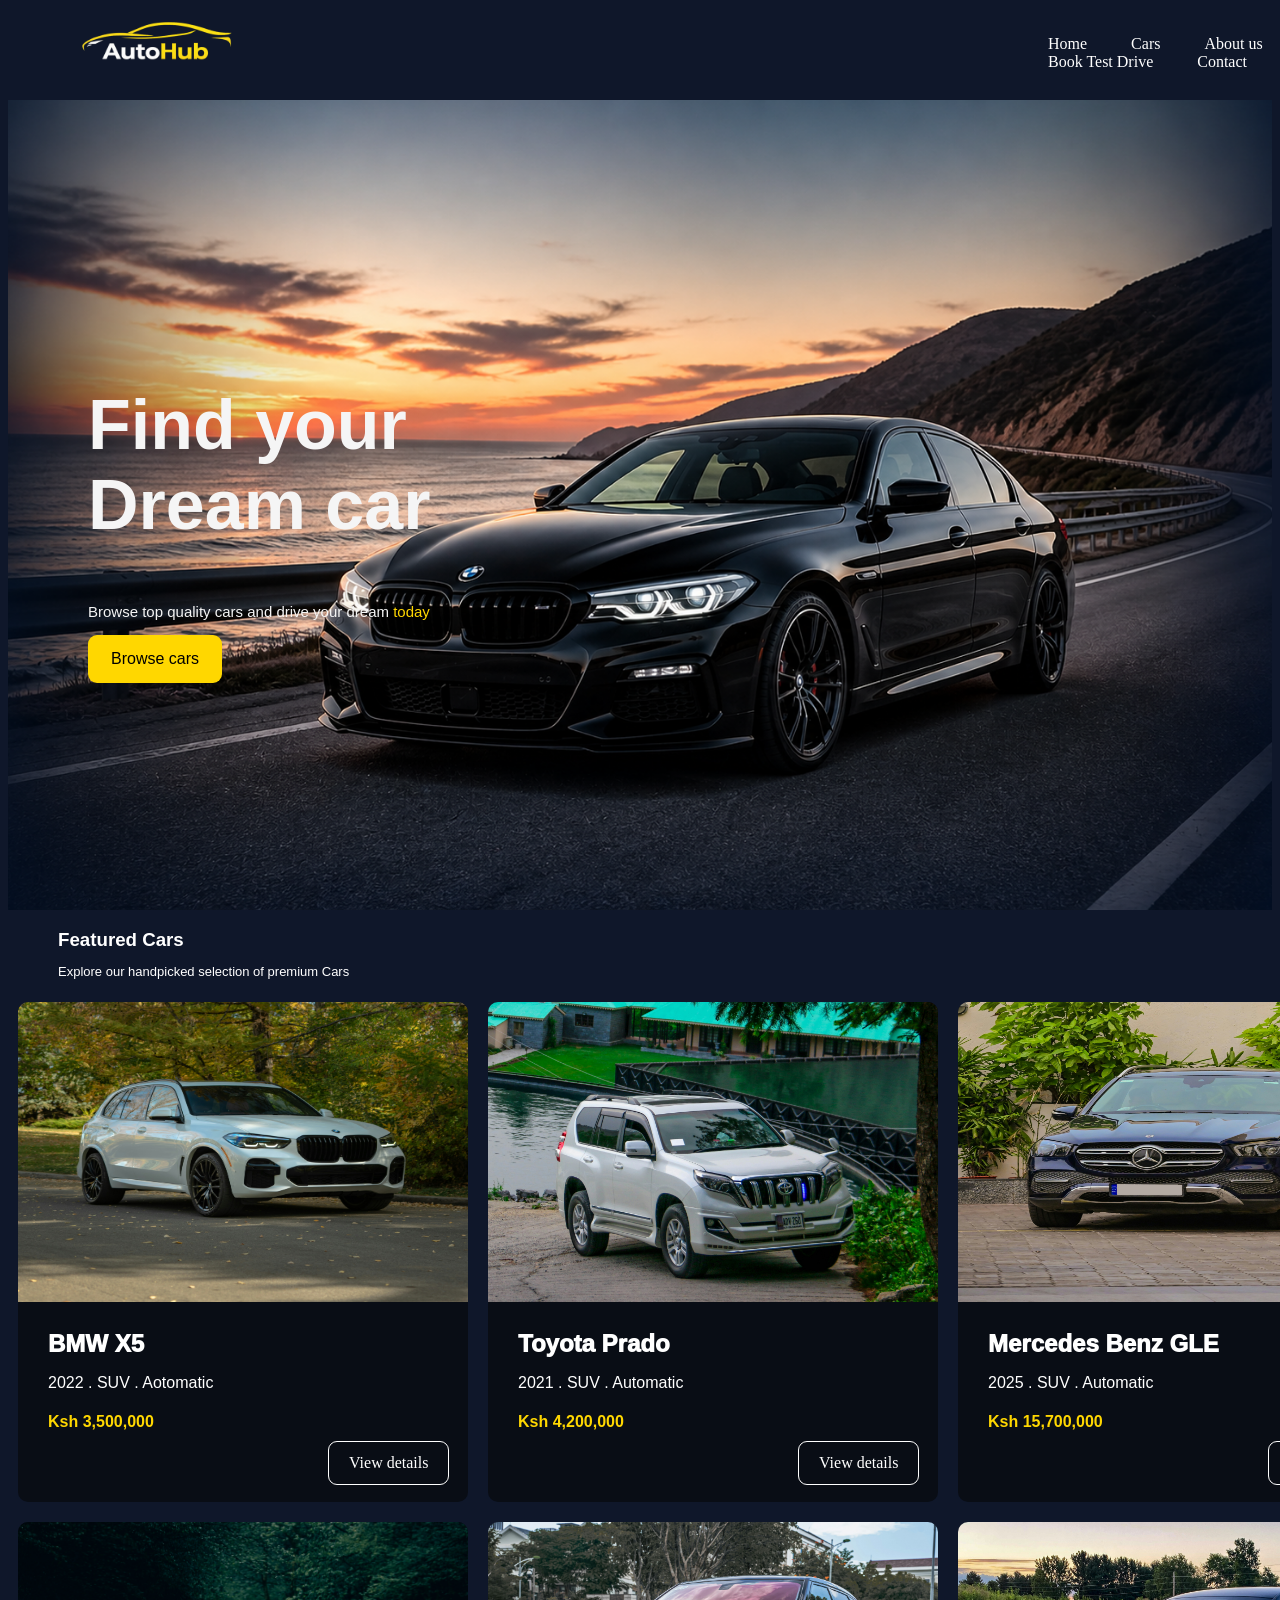
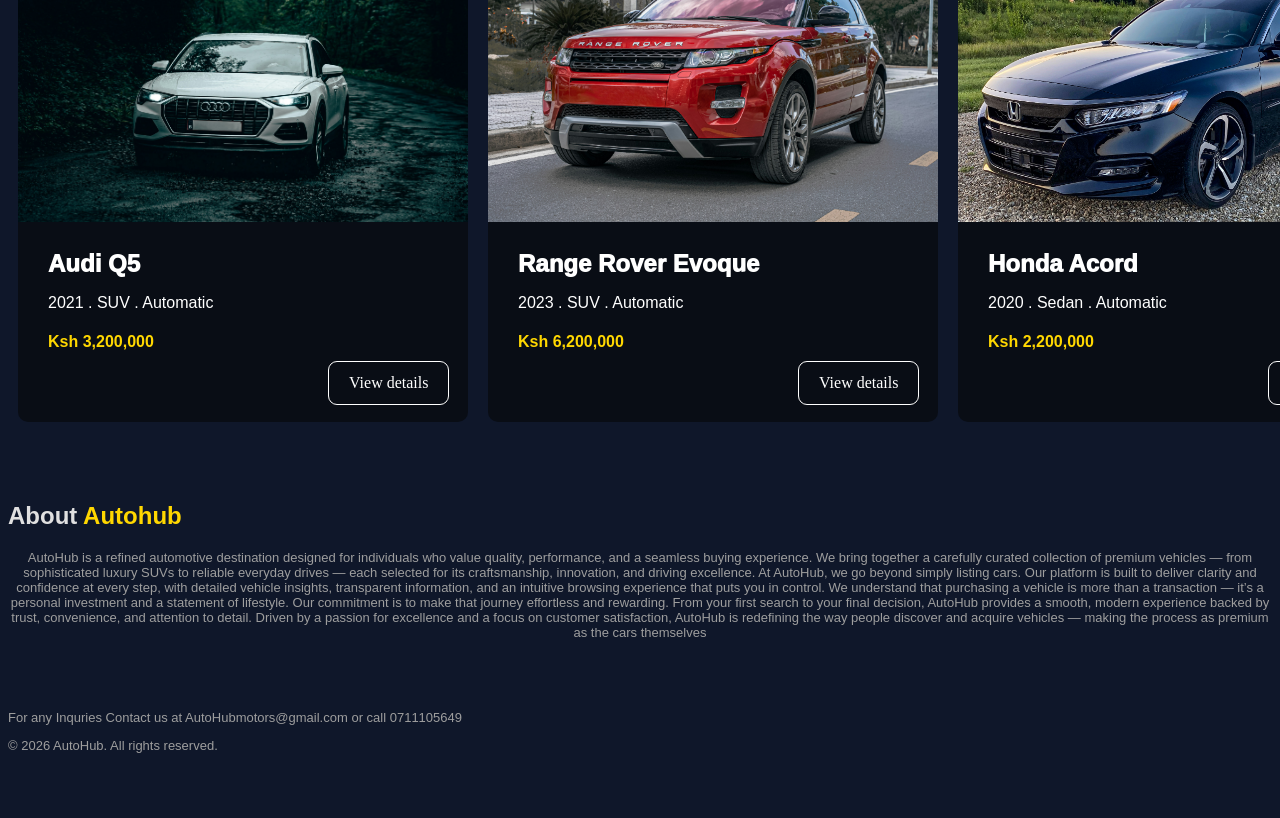
<file: index.html>
<!DOCTYPE html>
<html lang="en">
<head>
    <meta charset="UTF-8">
    <meta name="viewport" content="width=device-width, initial-scale=1.0">
    <title>AUTOHUB MOTORS</title>
    <link rel="stylesheet" href="css /indexstyles.css">
</head>
<body>
    <section>
        <header class="header">
            <h1>
                <img class="logo" src="images/logo.png" alt="images/logo.png">
            </h1>

            <nav>
              <a href="#home">Home</a>
              <a href="#cars">Cars</a>
              <a href="#about">About us</a>
              <a href="booking.html">Book Test Drive</a>
              <a href="#footer">Contact</a>

            </nav>
        </header>
       
    </section>

     <section class="frontpage">
           <div class="text1">
              <h1>
                Find your Dream car
               </h1>
               <p>
                Browse top quality cars and drive your dream <stan style="color: gold;">today</stan>
               </p>
            </div>
            <div class="button1">
                  <a href="#cars">Browse cars</a>

            </div>
        </section>

        <section id="cars">
            <section class="carstext">
              <h1>
                Featured Cars
              </h1>
              <p>
                Explore our handpicked selection of premium Cars
              </p>
            </section>
            <section class="carpics">
              <!-- car 1 -->
              <div>
                  <img src="images/car1.jpg" alt="images/car1.jpg">
                    <h3>
                        BMW X5
                    </h3>
                       <p>
                        2022 . SUV . Aotomatic
                       </p>
                          <h4>
                             Ksh 3,500,000
                           </h4>
                                <a href="details.html" onclick="selectCar(1)">View details</a>
               </div>
               <!-- car 2 -->
               <div>
               <img src="images/car2.jpg" alt="images/car2.jpg">
                  <h3>
                    Toyota Prado
                  </h3>
                      <p>
                        2021 . SUV . Automatic
                      </p>
                         <h4>
                           Ksh 4,200,000
                         </h4>
                                <a href="details.html" onclick="selectCar(2)">View details</a>
               </div>
               <!-- car 3 -->
               <div>
                 <img src="images/car3.jpg" alt="images/car3.jpg"> 
                   <h3>
                     Mercedes Benz GLE
                   </h3>
                      <p>
                        2025 . SUV . Automatic
                      </p>
                         <h4>
                           Ksh 15,700,000
                         </h4>
                                <a href="details.html" onclick="selectCar(3)">View details</a>
               </div>
               <!-- car 4 -->
               <div>
                <img src="images/car4.jpg" alt="images/car4.jpg">
                  <h3>
                    Audi Q5
                  </h3>
                     <p>
                       2021 . SUV . Automatic
                     </p>
                         <h4>
                            Ksh 3,200,000
                         </h4>
                                <a href="details.html" onclick="selectCar(4)">View details</a>
               </div>
               <!-- car 5 -->
               <div>
                <img src="images/car5.jpg" alt="images/car5.jpg">
                  <h3>
                     Range Rover Evoque
                  </h3>
                       <p> 
                        2023 . SUV . Automatic
                       </p>
                          <h4>
                            Ksh 6,200,000
                          </h4>
                                <a href="details.html"onclick="selectCar(5)" >View details</a>
               </div>
               <!-- car 6 -->
               <div>
                   <img src="images/car6.jpg" alt="images/car6.jpg">
                     <h3>
                       Honda Acord
                     </h3>
                         <p>
                          2020 . Sedan . Automatic
                         </p>
                            <h4>
                               Ksh 2,200,000
                            </h4>
                                <a href="details.html" onclick="selectCar(6)">View details</a>
               </div>
            </section>

        </section>
        <section id="about">
           <h2>
            About <stan style="color: gold;">Autohub</stan>
           </h2>
                    <p>
                         AutoHub is a refined automotive destination designed for individuals who value quality, performance, and a seamless buying experience. We bring together a carefully curated collection of premium vehicles — from sophisticated luxury SUVs to reliable everyday drives — each selected for its craftsmanship, innovation, and driving excellence.
                         At AutoHub, we go beyond simply listing cars. Our platform is built to deliver clarity and confidence at every step, with detailed vehicle insights, transparent information, and an intuitive browsing experience that puts you in control. We understand that purchasing a vehicle is more than a transaction — it’s a personal investment and a statement of lifestyle.
                         Our commitment is to make that journey effortless and rewarding. From your first search to your final decision, AutoHub provides a smooth, modern experience backed by trust, convenience, and attention to detail.
                        Driven by a passion for excellence and a focus on customer satisfaction, AutoHub is redefining the way people discover and acquire vehicles — making the process as premium as the cars themselves
                     </p>
         </section>

          <!-- this will be the about section -->
        <footer id="footer">
          <p>
            For any Inquries Contact us at AutoHubmotors@gmail.com or call 0711105649
          </p>
          <p>
            © 2026 AutoHub. All rights reserved.
          </p>

        </footer>
        <script src="javascript/script.js" defer></script>
</body>
</html>
</file>
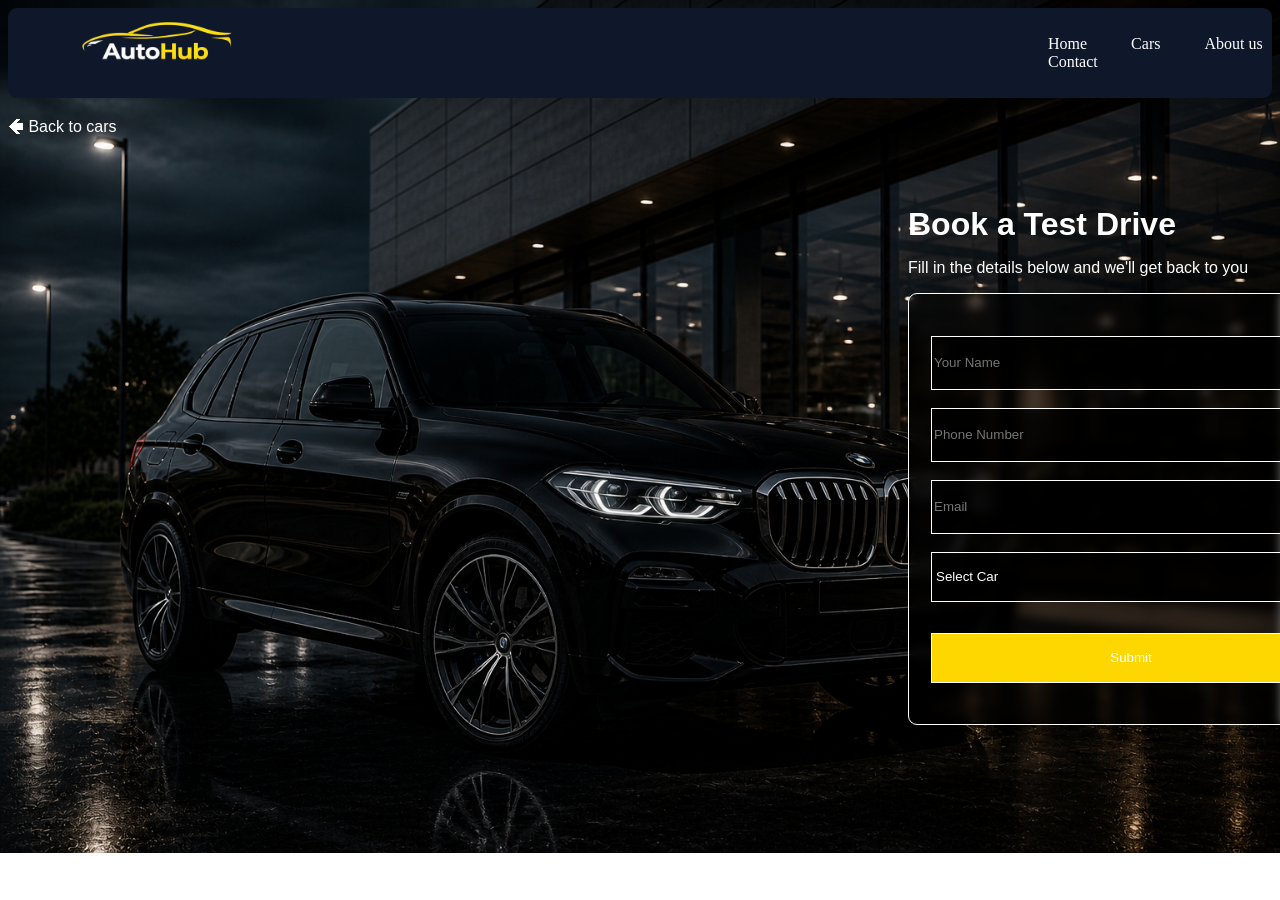
<file: booking.html>
<!DOCTYPE html>
<html lang="en">
<head>
    <meta charset="UTF-8">
    <meta name="viewport" content="width=device-width, initial-scale=1.0">
    <title>Book a Testdrive</title>
    <link rel="stylesheet" href="css /bookingstyles.css">
</head>
<body>
     <section>
        <header class="header">
            <h1>
                <img class="logo" src="images/logo.png" alt="images/logo.png">
            </h1>

            <nav>
              <a href="index.html">Home</a>
              <a href="index.html#cars">Cars</a>
              <a href="index.html#about">About us</a>
              <a href="index.html#footer">Contact</a>

            </nav>
        </header>
         <section class="backtocars">
           <a href="index.html#cars">  🢀 Back to cars </a>
         </section>


          <section class="textsec">
              <h2>
                Book a Test Drive
              </h2>
                 <p>
                    Fill in the details below and we'll get back to you
                 </p>
            
          </section> 

         <section class="formsec">
             <form id="bookingform">
                 <input type="text" id="name" placeholder="Your Name"><br><br>
                 <input type="number" id="phone" placeholder="Phone Number"><br><br>
                 <input type="email" id="email" placeholder="Email"><br><br>

                              <select id="car">
                                     <option value="">Select Car</option>
                                     <option>BMW X5</option>
                                    <option>Toyota Prado</option>
                                    <option>Mercedes Benz GLE</option>
                                    <option>Audi Q5</option>
                                    <option>Range Rover Evoque</option>
                                    <option>Honda Acord</option>
                               </select><br><br>
                             <p id="error"></p>
                         <button id="submit" type="submit">Submit</button>
                


             </form>


         </section>


    <script src="javascript/script.js" defer></script>
</body>
</html>
</file>
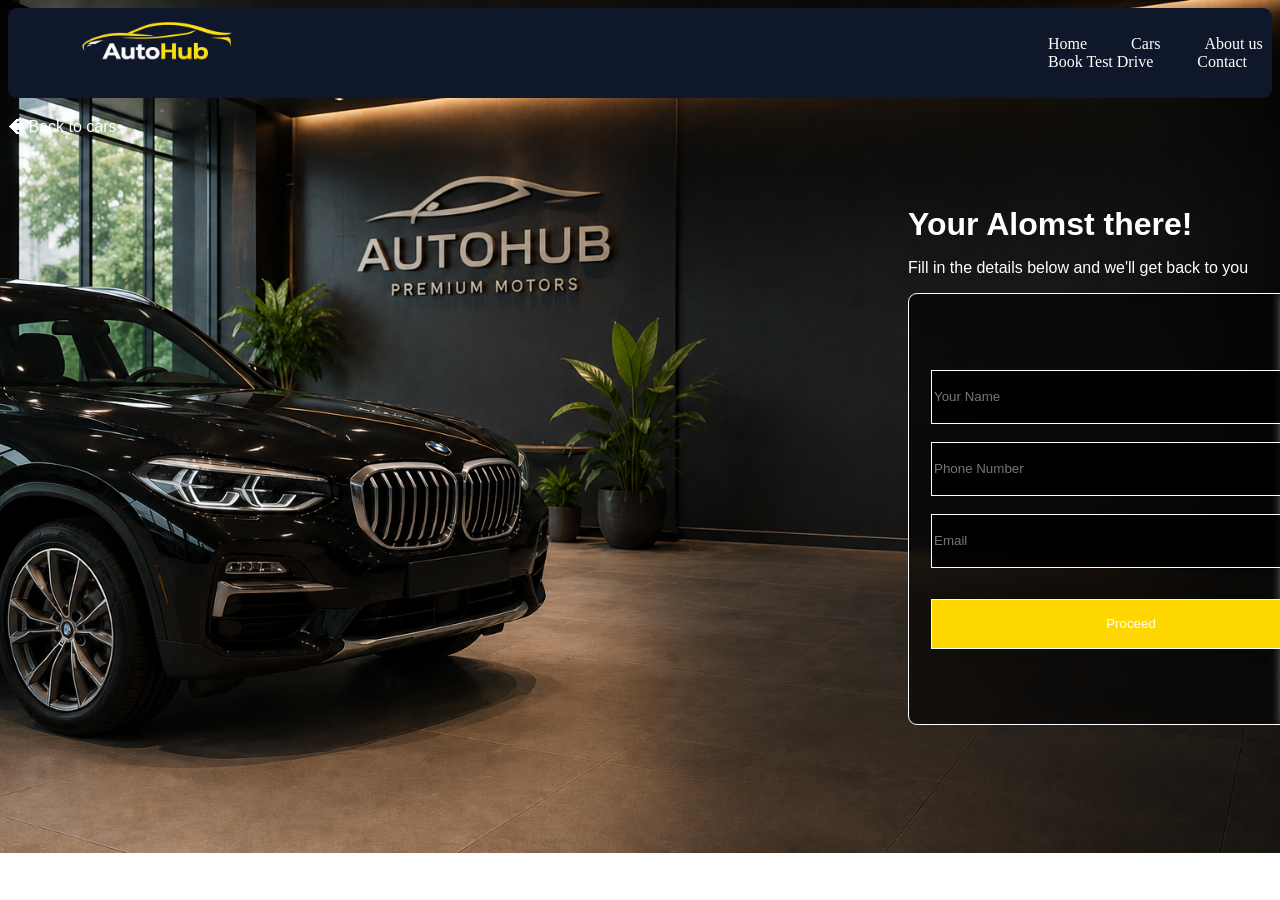
<file: buycarform.html>
<!DOCTYPE html>
<html lang="en">
<head>
    <meta charset="UTF-8">
    <meta name="viewport" content="width=device-width, initial-scale=1.0">
    <title>Buy Your Dream Car</title>
    <link rel="stylesheet" href="css /buycarform.css">
</head>
<body>
    <section>
        <header class="header">
            <h1>
                <img class="logo" src="images/logo.png" alt="images/logo.png">
            </h1>

            <nav>
              <a href="index.html">Home</a>
              <a href="index.html#cars">Cars</a>
              <a href="index.html#about">About us</a>
              <a href="booking.html">Book Test Drive</a>
              <a href="index.html#footer">Contact</a>

            </nav>
        </header>
         <section class="backtocars">
           <a href="index.html#cars">  🢀 Back to cars </a>
         </section>


          <section class="textsec">
              <h2>
                Your Alomst there!
              </h2>
                 <p>
                    Fill in the details below and we'll get back to you
                 </p>
            
          </section> 

         <section class="formsec">
            <!-- the application form -->
             <form id="bookingform">
                 <input type="text" id="name" placeholder="Your Name"><br><br>
                 <input type="number" id="phone" placeholder="Phone Number"><br><br>
                 <input type="email" id="email" placeholder="Email"><br><br>
                 <p id="error"></p>
                 <button id="submit" type="submit">Proceed</button>
            </form>


         </section>
    <script src="javascript/buycar.js" defer></script>
</body>
</html>
</file>
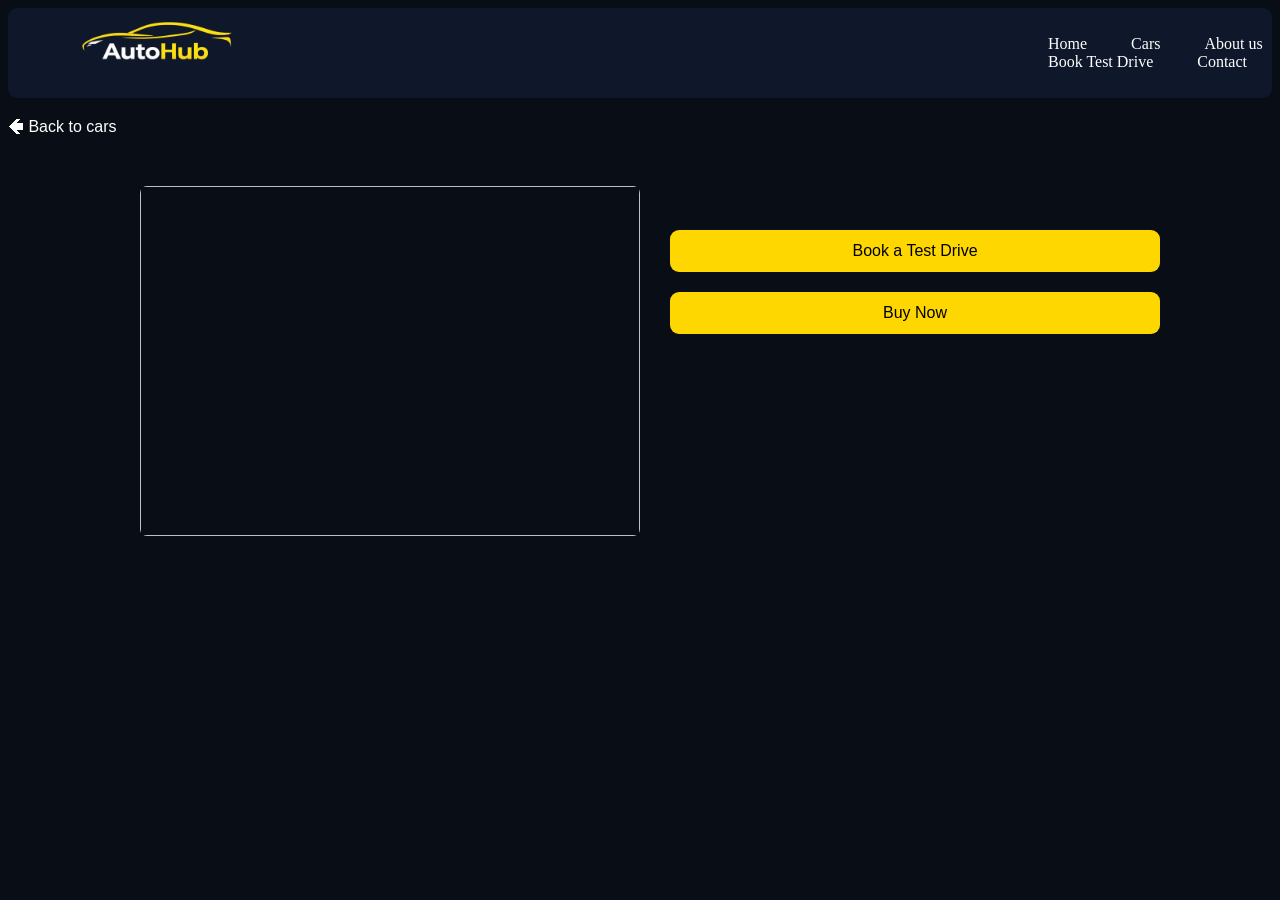
<file: details.html>
<!DOCTYPE html>
<html lang="en">
<head>
    <meta charset="UTF-8">
    <meta name="viewport" content="width=device-width, initial-scale=1.0">
    <title>CAR DETAILS</title>
    <link rel="stylesheet" href="css /detailsstyles.css">
</head>
<body>
    <section>
        <header class="header">
            <h1>
                <img class="logo" src="images/logo.png" alt="images/logo.png">
            </h1>

            <nav>
              <a href="index.html">Home</a>
              <a href="index.html#cars">Cars</a>
              <a href="index.html#about">About us</a>
              <a href="booking.html">Book Test Drive</a>
              <a href="index.html#footer">Contact</a>

            </nav>
        </header>
        <!-- back to cars -->
         <section class="backtocars">
           <a href="index.html#cars">  🢀 Back to cars </a>
         </section>
           <section class="container">
                
                   <img id="imgsection">
                
                 <div class="carspecs">
                    <h1 id="carName">
                     
                    </h1>
                    <h4 id="CarDescription">
                       
                    </h4>
                      <h3 id="carPrice">
                        
                      </h3>
                         <div>
                            <p id="Engine"></p>
                            <p id="Mileage"></p>
                            <p id="fuelType"></p>
                            <p id="driveType"></p>
                            <p id="Color"></p>
                            <p id="seats"></p>
                         </div>
                         <!-- car glaze -->
                      <h2 id="Lildescription">
                        
                      </h2>
                      <div class="buttons">
                         <a href="booking.html">Book a Test Drive</a>
                         <a href="buycarform.html" >Buy Now</a>
                       </div>

                  </div>
         </section>
    
     <script src="javascript/script.js" defer></script>
</body>
</html>
</file>
<file: css /indexstyles.css>
.header {
  display: flex;
  height: 90px;
  align-items: center;
  border-radius: 9px;
}

.header img {
  height: 200px;
}
.header nav {
  margin-left: 700px;
}

.header nav a {
  margin-left: 40px;
  text-decoration: none;
  color: white;
  position: relative;
}

nav a::after {
  content: "";
  position: absolute;
  left: 0;
  bottom: -3px;
  width: 0;
  height: 2px;
  background: gold;
  transition: width 0.3s ease;
}

nav a:hover::after {
  width: 100%;
}

body {
  background-color: #0f172a;
}

.frontpage {
  background-image: url(../images/carbackgound.png);
  background-size: cover;
  background-position: center;
  background-repeat: no-repeat;
  height: 90vh;
  margin-top: 2px;
  align-content: center;
}
.text1 {
  width: 350px;
  color: whitesmoke;
  margin-left: 80px;
}
.text1 h1 {
  font-size: 70px;
  font-family:
    "Trebuchet MS", "Lucida Sans Unicode", "Lucida Grande", "Lucida Sans",
    Arial, sans-serif;
}

.text1 p {
  font-size: 15px;
  font-family: Verdana, Geneva, Tahoma, sans-serif;
  font-weight: 500;
}

.button1 a {
  text-decoration: none;
  color: black;
  display: inline-block;
  padding: 15px 23px;
  background-color: gold;
  color: black;
  text-decoration: none;
  border-radius: 9px;
  margin-left: 80px;
  font-family: "Franklin Gothic Medium", "Arial Narrow", Arial, sans-serif;
}

.carstext {
  color: white;
  font-family: Verdana, Geneva, Tahoma, sans-serif;
  margin-left: 50px;
}

.carstext h1 {
  margin-bottom: 3px;
}

.carstext p {
  font-weight: 50;
  font-family: Verdana, Geneva, Tahoma, sans-serif;
  font-size: small;
}

.carpics {
  display: flex;
  display: grid;
  grid-template-columns: repeat(3, 1fr);
  justify-items: center;
}

.carpics div {
  width: 450px;
  height: 500px;
  margin: 10px;
  border-radius: 10px;
  background-color: #090d15;
}
.carpics div img {
  width: 450px;
  height: 300px;
  border-top-left-radius: 10px;
  border-top-right-radius: 10px;
}
.carpics div:hover {
  transition: 0.5s;
  animation: ease-out;
  transform: scale(1.04);
}

.carpics div h3 {
  color: white;
  font-family: Verdana, Geneva, Tahoma, sans-serif;
  margin-left: 30px;
  font-weight: 1000;
  font-size: x-large;
  margin-bottom: 8px;
}

.carpics div p {
  color: white;
  font-family: Verdana, Geneva, Tahoma, sans-serif;
  margin-left: 30px;
}

.carpics div h4 {
  color: gold;
  margin-left: 30px;
  font-family: "Franklin Gothic Medium", "Arial Narrow", Arial, sans-serif;
  margin-bottom: 10px;
}

.carpics div a {
  display: inline-block;
  padding: 12px 20px;
  background-color: #090d15;
  color: white;
  text-decoration: none;
  border-radius: 9px;
  border: 0.5px solid white;
  margin-left: 310px;
}

html {
  scroll-behavior: smooth;
}

#about {
  margin-top: 70px;
}

#about h2 {
  justify-self: center;
  color: #e0e0e0;
  font-family: Verdana, Geneva, Tahoma, sans-serif;
}

#about p {
  display: flex;
  color: rgb(158, 158, 158);
  text-align: center;
  font-family: Verdana, Geneva, Tahoma, sans-serif;
  font-size: small;
}

#footer {
  background-color: #0f172a;
  color: rgb(158, 158, 158);
  height: 100px;
  margin-top: 70px;
}

#footer p {
  align-self: center;
  justify-self: center;
  font-family: Verdana, Geneva, Tahoma, sans-serif;
  font-size: small;
}
</file>
<file: css /bookingstyles.css>
.header {
  display: flex;
  height: 90px;
  align-items: center;
  background-color: #0f172a;
  border-radius: 9px;
}

.header img {
  height: 200px;
}

.header nav {
  margin-left: 700px;
}

.header nav a {
  margin-left: 40px;
  text-decoration: none;
  color: white;
  position: relative;
}

nav a::after {
  content: "";
  position: absolute;
  left: 0;
  bottom: -3px;
  width: 0;
  height: 2px;
  background: gold;
  transition: width 0.3s ease;
}

nav a:hover::after {
  width: 100%;
}

body {
  background-image: url(../images/bookingimg.png);
  background-size: cover;
  background-repeat: no-repeat;
}

.backtocars {
  margin-top: 20px;
}

.backtocars a {
  text-decoration: none;
  color: white;
  font-family: "Franklin Gothic Medium", "Arial Narrow", Arial, sans-serif;
}

.textsec {
  color: white;
  margin-left: 900px;
  margin-top: 70px;
}

.textsec h2 {
  font-family:
    "Trebuchet MS", "Lucida Sans Unicode", "Lucida Grande", "Lucida Sans",
    Arial, sans-serif;
  margin-bottom: 10px;
  font-size: xx-large;
}

.textsec p {
  font-family: Verdana, Geneva, Tahoma, sans-serif;
}

.formsec {
  border: 1px solid white;
  width: 450px;
  margin-left: 900px;
  height: 430px;
  border-radius: 9px;
  background-color: rgba(0, 0, 0, 0.6);
  backdrop-filter: blur(5px);
  display: flex;
  justify-content: center;
  align-items: center;
}

#name {
  background-color: rgba(0, 0, 0, 0.6);
  backdrop-filter: blur(5px);
  width: 400px;
  border: radius 15px;
  height: 50px;
  color: white;
  border: 1px solid white;
}

#phone {
  background-color: rgba(0, 0, 0, 0.6);
  backdrop-filter: blur(5px);
  width: 400px;
  border: radius 15px;
  height: 50px;
  color: white;
  border: 1px solid white;
}
#phone:focus,
#phone:valid,
#phone:invalid,
#phone:-webkit-autofill {
  background-color: rgba(0, 0, 0, 0.6);
  backdrop-filter: blur(5px);
}

#email {
  background-color: rgba(0, 0, 0, 0.6);
  backdrop-filter: blur(5px);
  width: 400px;
  border: radius 15px;
  height: 50px;
  color: white;
  border: 1px solid white;
}
#email:focus,
#email:valid,
#email:invalid,
#email:-webkit-autofill {
  background-color: rgba(0, 0, 0, 0.6);
  backdrop-filter: blur(5px);
}

#car {
  background-color: rgba(0, 0, 0, 0.6);
  backdrop-filter: blur(5px);
  width: 400px;
  border: radius 15px;
  height: 50px;
  color: white;
  border: 1px solid white;
}

#error {
  font-family: Verdana, Geneva, Tahoma, sans-serif;
  font-size: small;
}

#submit {
  background-color: gold;
  width: 400px;
  border: radius 15px;
  height: 50px;
  color: white;
  border: 1px solid white;
  cursor: pointer;
}
</file>
<file: css /buycarform.css>
header {
  display: flex;
  height: 90px;
  align-items: center;
  background-color: #0f172a;
  border-radius: 9px;
}

.header img {
  height: 200px;
}
.header nav {
  margin-left: 700px;
}

.header nav a {
  margin-left: 40px;
  text-decoration: none;
  color: white;
  position: relative;
}

nav a::after {
  content: "";
  position: absolute;
  left: 0;
  bottom: -3px;
  width: 0;
  height: 2px;
  background: gold;
  transition: width 0.3s ease;
}

nav a:hover::after {
  width: 100%;
}

body {
  background-image: url(../images/buycarbackground.png);
  background-size: cover;
  background-repeat: no-repeat;
}

.backtocars {
  margin-top: 20px;
}

.backtocars a {
  text-decoration: none;
  color: white;
  font-family: "Franklin Gothic Medium", "Arial Narrow", Arial, sans-serif;
}

.textsec {
  color: white;
  margin-left: 900px;
  margin-top: 70px;
}

.textsec h2 {
  font-family:
    "Trebuchet MS", "Lucida Sans Unicode", "Lucida Grande", "Lucida Sans",
    Arial, sans-serif;
  margin-bottom: 10px;
  font-size: xx-large;
}

.textsec p {
  font-family: Verdana, Geneva, Tahoma, sans-serif;
}

.formsec {
  border: 1px solid white;
  width: 450px;
  margin-left: 900px;
  height: 430px;
  border-radius: 9px;
  background-color: rgba(0, 0, 0, 0.6);
  backdrop-filter: blur(5px);
  display: flex;
  justify-content: center;
  align-items: center;
}

#name {
  background-color: rgba(0, 0, 0, 0.6);
  backdrop-filter: blur(5px);
  width: 400px;
  border: radius 15px;
  height: 50px;
  color: white;
  border: 1px solid white;
}

#phone {
  background-color: rgba(0, 0, 0, 0.6);
  backdrop-filter: blur(5px);
  width: 400px;
  border: radius 15px;
  height: 50px;
  color: white;
  border: 1px solid white;
}
#phone:focus,
#phone:valid,
#phone:invalid,
#phone:-webkit-autofill {
  background-color: rgba(0, 0, 0, 0.6);
  backdrop-filter: blur(5px);
}

#email {
  background-color: rgba(0, 0, 0, 0.6);
  backdrop-filter: blur(5px);
  width: 400px;
  border: radius 15px;
  height: 50px;
  color: white;
  border: 1px solid white;
}
#email:focus,
#email:valid,
#email:invalid,
#email:-webkit-autofill {
  background-color: rgba(0, 0, 0, 0.6);
  backdrop-filter: blur(5px);
}

#error {
  font-family: Verdana, Geneva, Tahoma, sans-serif;
  font-size: small;
}

#submit {
  background-color: gold;
  width: 400px;
  border: radius 15px;
  height: 50px;
  color: white;
  border: 1px solid white;
  cursor: pointer;
}
</file>
<file: css /detailsstyles.css>
.header {
  display: flex;
  height: 90px;
  align-items: center;
  background-color: #0f172a;
  border-radius: 9px;
}

.header img {
  height: 200px;
}
.header nav {
  margin-left: 700px;
}

.header nav a {
  margin-left: 40px;
  text-decoration: none;
  color: white;
  position: relative;
}

nav a::after {
  content: "";
  position: absolute;
  left: 0;
  bottom: -3px;
  width: 0;
  height: 2px;
  background: gold;
  transition: width 0.3s ease;
}

nav a:hover::after {
  width: 100%;
}

body {
  background-color: #090d15;
}

.backtocars {
  margin-top: 20px;
}

.backtocars a {
  text-decoration: none;
  color: white;
  font-family: "Franklin Gothic Medium", "Arial Narrow", Arial, sans-serif;
}

.container {
  display: flex;
  justify-content: center;
  margin-top: 50px;
}
.carspecs {
  width: 500px;
  height: 600px;
  margin-left: 30px;
}

#imgsection {
  width: 500px;
  height: 350px;
  margin-left: 30px;
  border-radius: 7px;
}

.carspecs h1 {
  color: white;
  font-family: "Franklin Gothic Medium", "Arial Narrow", Arial, sans-serif;
}

.carspecs h4 {
  color: white;
  font-family: Verdana, Geneva, Tahoma, sans-serif;
}
.carspecs h3 {
  color: gold;
  font-family: Verdana, Geneva, Tahoma, sans-serif;
  font-size: x-large;
}

.carspecs div p {
  color: rgb(158, 158, 158);
}

#Lildescription {
  color: rgb(158, 158, 158);
  font-size: small;
  font-family: Verdana, Geneva, Tahoma, sans-serif;
}

.buttons a {
  display: inline-block;
  padding: 12px 20px;
  background-color: gold;
  color: black;
  text-decoration: none;
  border-radius: 9px;
  width: 450px;
  margin-top: 20px;
  text-align: center;
  font-family: Verdana, Geneva, Tahoma, sans-serif;
}
</file>
